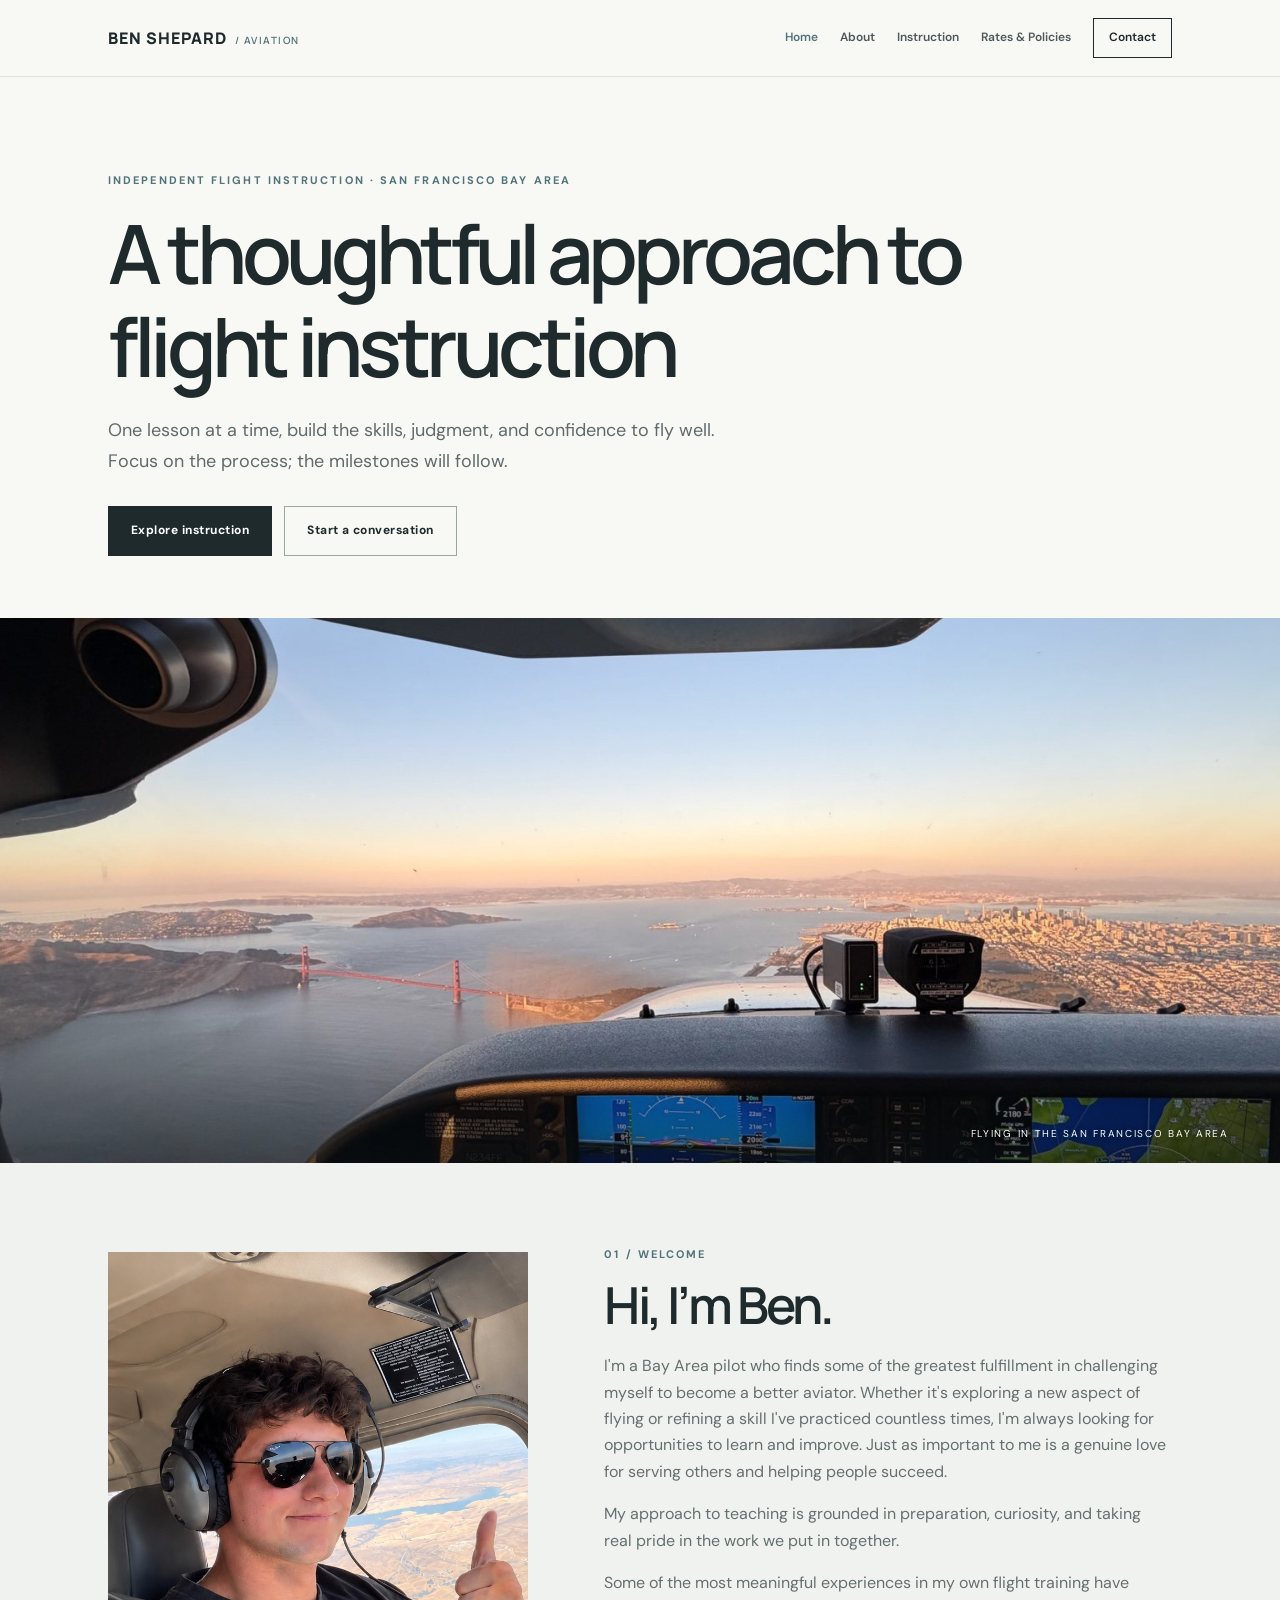
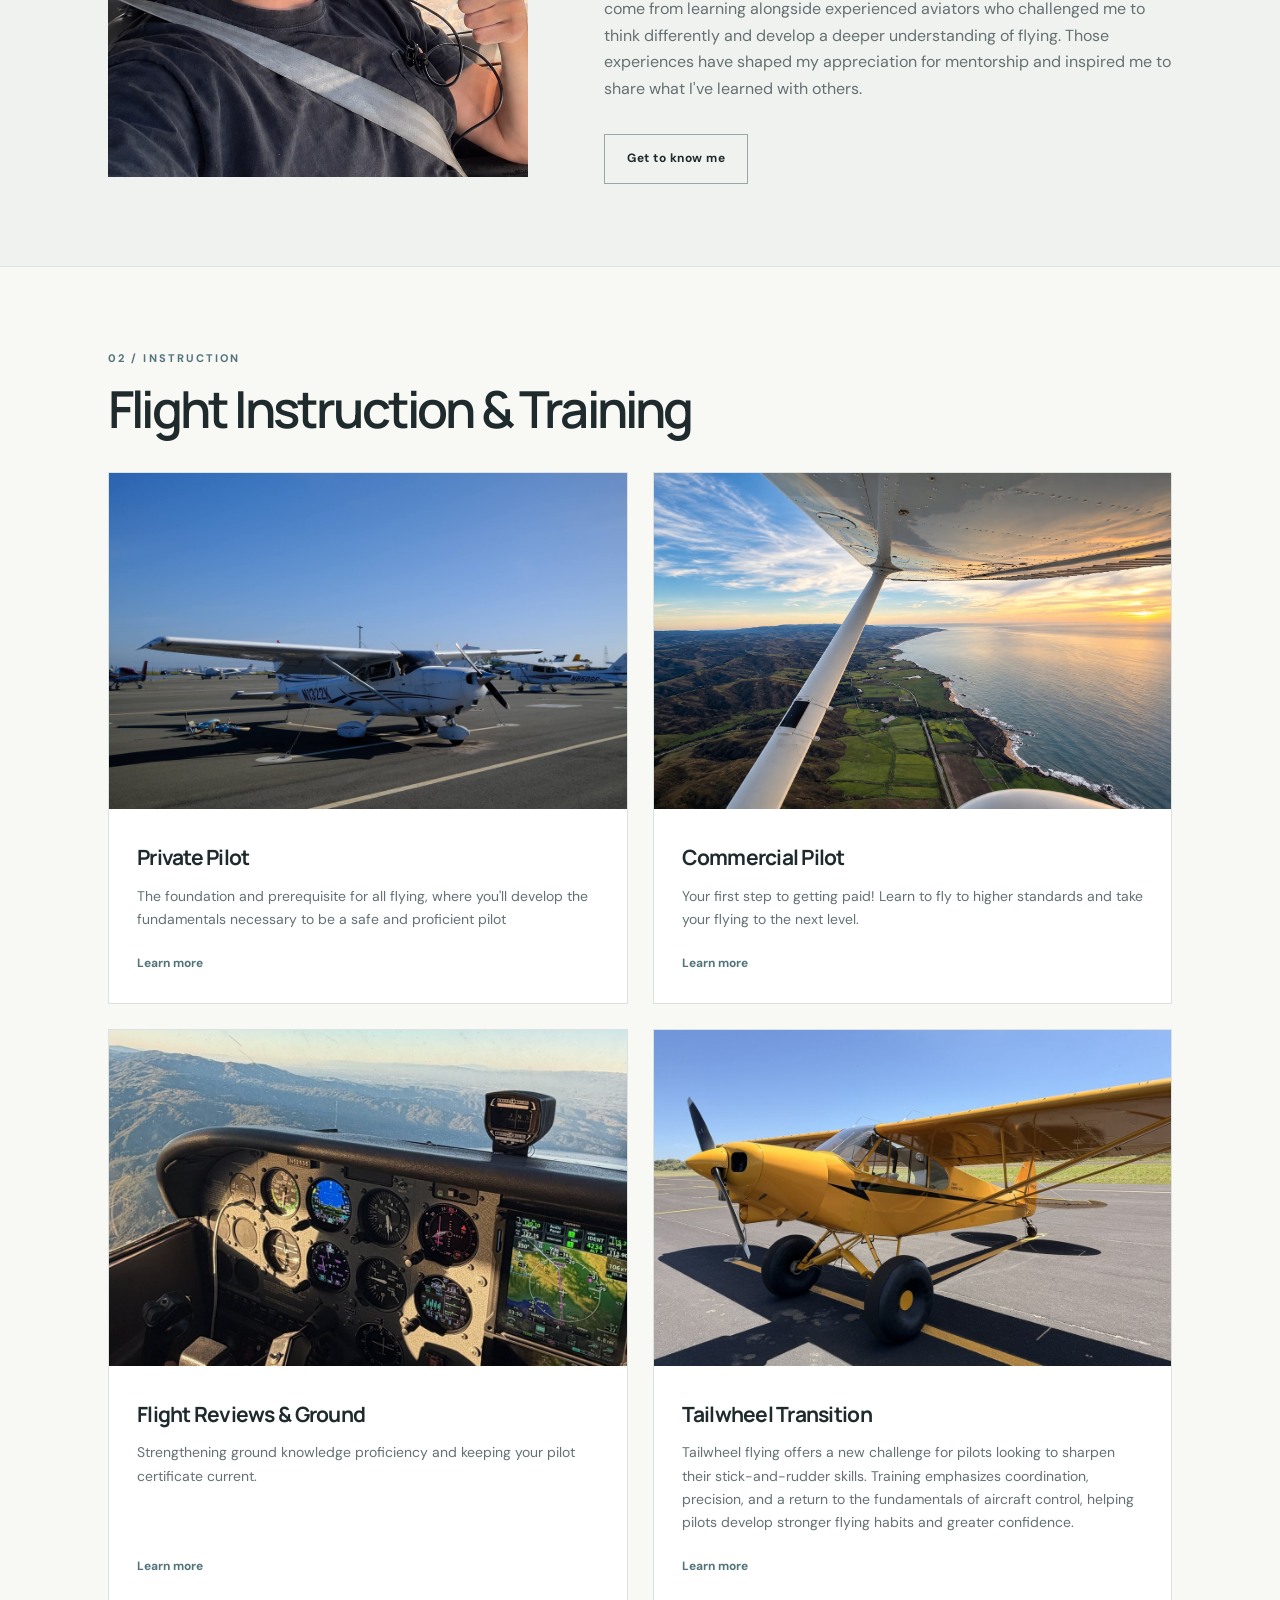
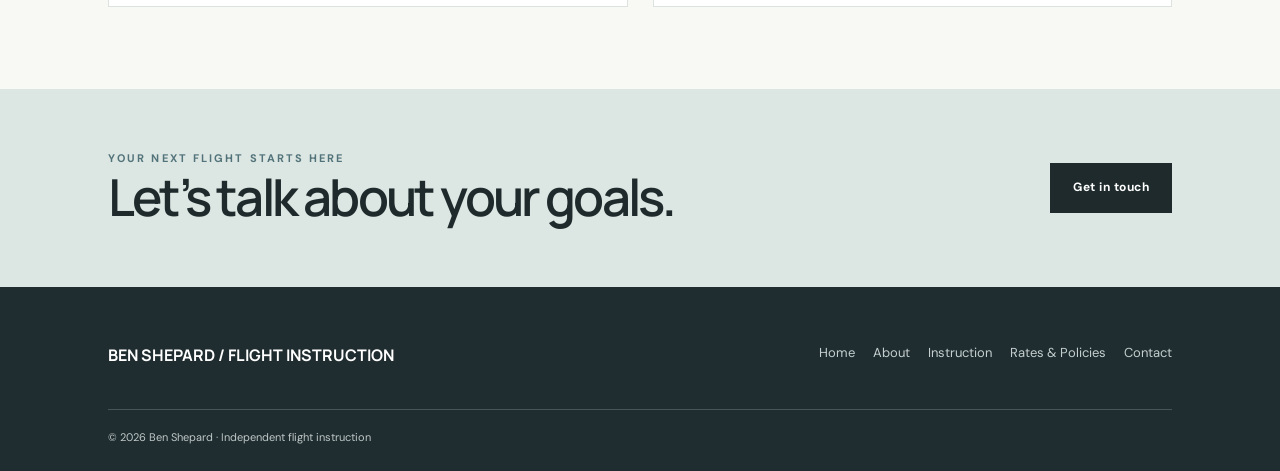
<file: index.html>
<!doctype html><html lang="en"><head><meta charset="utf-8"><meta name="viewport" content="width=device-width,initial-scale=1"><meta name="theme-color" content="#f8f8f5"><meta name="description" content="Independent flight and ground instruction with Ben Shepard in the Bay Area."><title>Home | Ben Shepard Flight Instruction</title><link rel="icon" href="favicon.svg" type="image/svg+xml"><link rel="stylesheet" href="styles.css?v=20261125-original-light"></head><body><header class="site-header"><div class="container head-inner"><a class="brand" href="index.html" aria-label="Ben Shepard Home">BEN SHEPARD<span>/ AVIATION</span></a><button type="button" class="menu-toggle" aria-label="Toggle navigation" aria-expanded="false">Menu ☰</button><nav class="nav" aria-label="Main navigation"><a href="index.html" class="active ">Home</a><a href="about.html" class=" ">About</a><a href="instruction.html" class=" ">Instruction</a><a href="rates.html" class=" ">Rates & Policies</a><a href="contact.html" class=" contact-pill">Contact</a></nav></div></header><main><section class="hero"><div class="container"><div class="eyebrow">Independent Flight Instruction · San Francisco Bay Area</div><h1>A thoughtful approach to<br>flight instruction</h1><p class="lede">One lesson at a time, build the skills, judgment, and confidence to fly well. Focus on the process; the milestones will follow.</p><div class="actions"><a class="btn" href="instruction.html">Explore instruction</a><a class="btn outline" href="contact.html">Start a conversation</a></div></div></section><div class="hero-visual"><img src="cockpit-golden-gate.jpg" alt="View from the cockpit of a light aircraft flying over the Golden Gate Bridge and San Francisco at sunset" onerror="this.style.display='none'"><span class="photo-credit">FLYING IN THE SAN FRANCISCO BAY AREA</span></div><section class="section home-introduction"><div class="container welcome-layout"><div class="welcome-portrait"><img src="ben-homepage-about.jpg" alt="Ben smiling in the cockpit of a light airplane, wearing an aviation headset and giving a thumbs-up" loading="lazy" width="800" height="1000" onerror="this.parentElement.style.display='none'"></div><div class="welcome-copy"><div class="eyebrow">01 / WELCOME</div><h2 class="section-title">Hi, I’m Ben.</h2><p class="intro">I'm a Bay Area pilot who finds some of the greatest fulfillment in challenging myself to become a better aviator. Whether it's exploring a new aspect of flying or refining a skill I've practiced countless times, I'm always looking for opportunities to learn and improve. Just as important to me is a genuine love for serving others and helping people succeed.</p><p class="intro">My approach to teaching is grounded in preparation, curiosity, and taking real pride in the work we put in together.</p><p class="intro">Some of the most meaningful experiences in my own flight training have come from learning alongside experienced aviators who challenged me to think differently and develop a deeper understanding of flying. Those experiences have shaped my appreciation for mentorship and inspired me to share what I've learned with others.</p><a class="btn outline" href="about.html">Get to know me</a></div></div></section><section class="section"><div class="container"><div class="eyebrow">02 / INSTRUCTION</div><h2 class="section-title">Flight Instruction &amp; Training</h2><div class="grid instruction-services-grid"><article class="service-card"><img class="training-service-photo" src="training-private.jpg" alt="White Cessna parked on the airport ramp" loading="lazy" onerror="this.style.display='none'"><div class="training-service-body"><h3>Private Pilot</h3><p>The foundation and prerequisite for all flying, where you'll develop the fundamentals necessary to be a safe and proficient pilot</p><a href="instruction.html">Learn more</a></div></article><article class="service-card"><img class="training-service-photo" src="training-commercial.jpg" alt="Aerial view looking down a long airport runway beside the water" loading="lazy" onerror="this.style.display='none'"><div class="training-service-body"><h3>Commercial Pilot</h3><p>Your first step to getting paid! Learn to fly to higher standards and take your flying to the next level.</p><a href="instruction.html">Learn more</a></div></article><article class="service-card"><img class="training-service-photo" src="training-reviews.jpg" alt="Instrument panel in flight over the hills" loading="lazy" onerror="this.style.display='none'"><div class="training-service-body"><h3>Flight Reviews & Ground</h3><p>Strengthening ground knowledge proficiency and keeping your pilot certificate current.</p><a href="instruction.html">Learn more</a></div></article><article class="service-card"><img class="training-service-photo" src="training-tailwheel.jpg" alt="Yellow Piper Super Cub tailwheel airplane parked on the ramp" loading="lazy" onerror="this.style.display='none'"><div class="training-service-body"><h3>Tailwheel Transition</h3><p>Tailwheel flying offers a new challenge for pilots looking to sharpen their stick-and-rudder skills. Training emphasizes coordination, precision, and a return to the fundamentals of aircraft control, helping pilots develop stronger flying habits and greater confidence.</p><a href="instruction.html#tailwheel-transition">Learn more</a></div></article></div></div></section><section class="cta"><div class="container cta-row"><div><div class="eyebrow">YOUR NEXT FLIGHT STARTS HERE</div><h2 class="section-title">Let’s talk about your goals.</h2></div><a class="btn" href="contact.html">Get in touch</a></div></section></main><footer class="footer"><div class="container"><div class="foot-top"><div><strong>BEN SHEPARD / FLIGHT INSTRUCTION</strong></div><nav class="foot-nav" aria-label="Footer navigation"><a href="index.html">Home</a><a href="about.html">About</a><a href="instruction.html">Instruction</a><a href="rates.html">Rates & Policies</a><a href="contact.html">Contact</a></nav></div><div class="foot-base">© 2026 Ben Shepard · Independent flight instruction</div></div></footer><script src="site.js" defer></script></body></html>
</file>
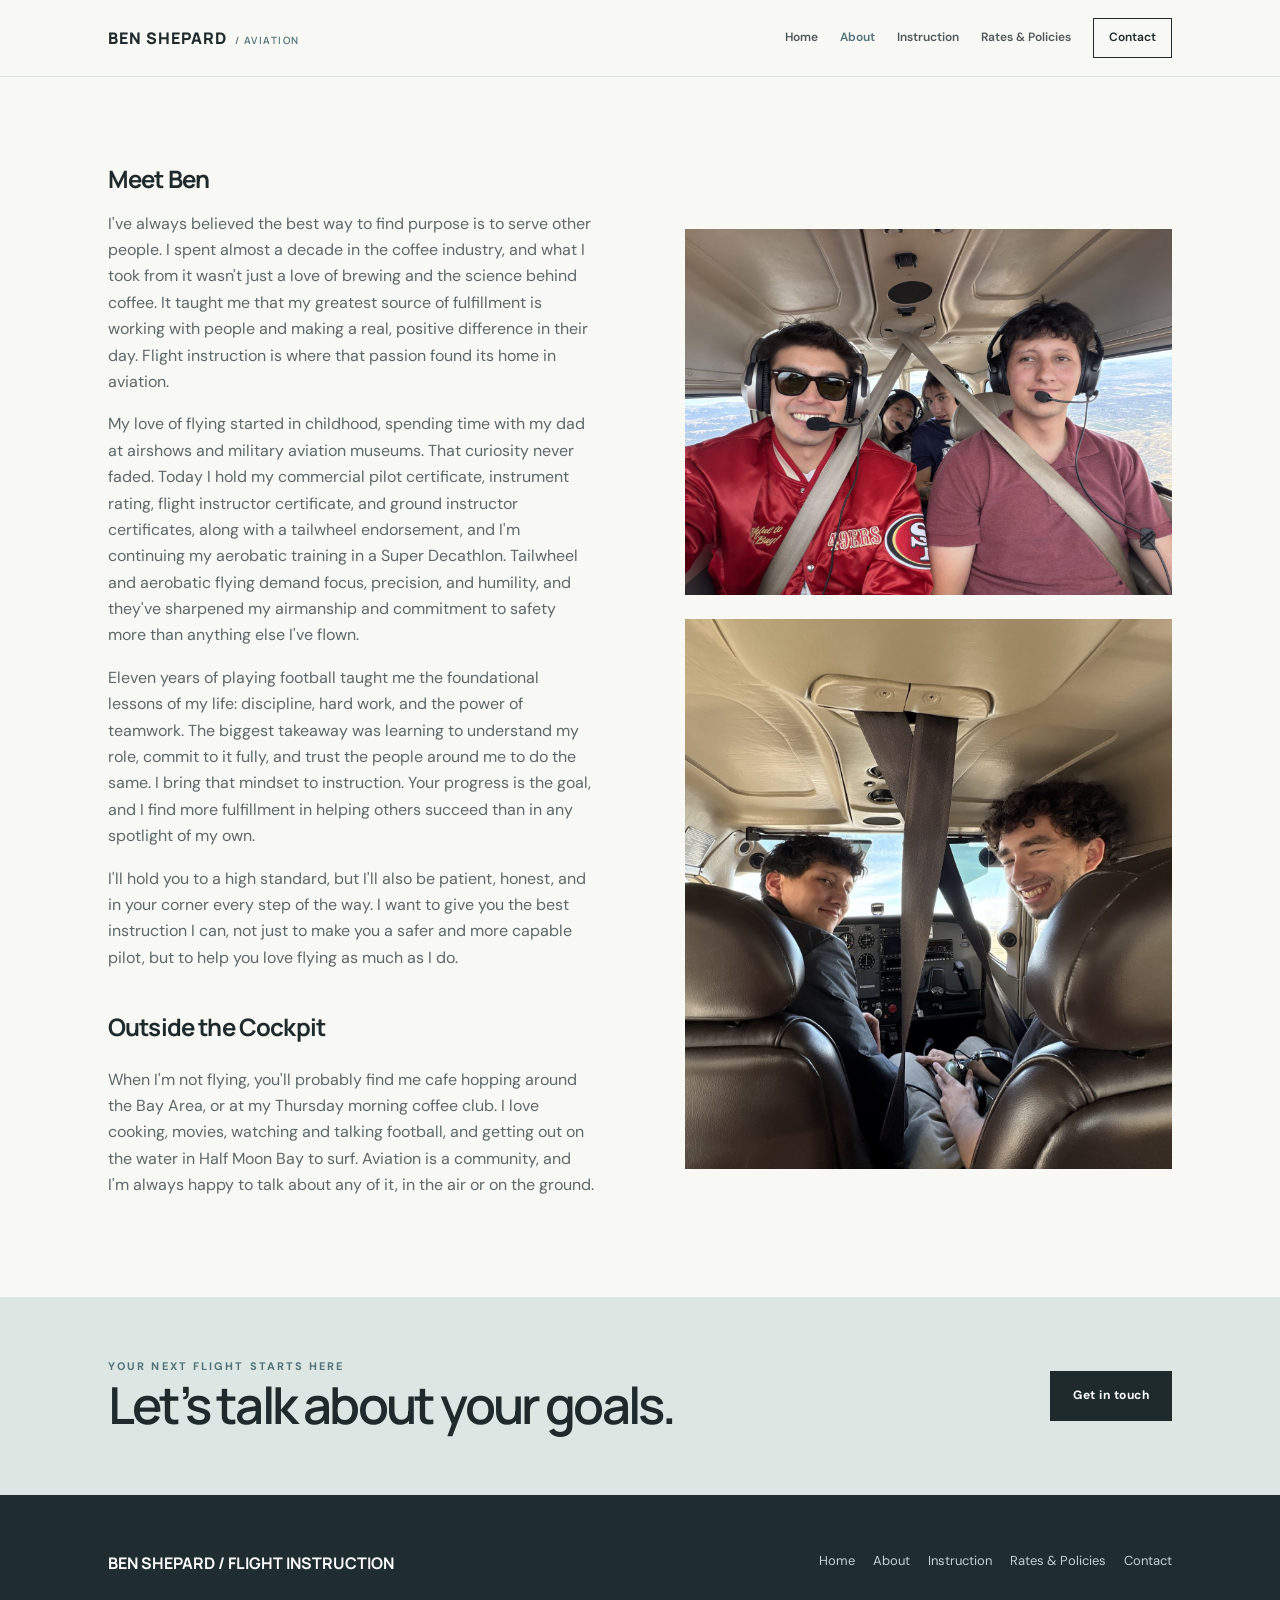
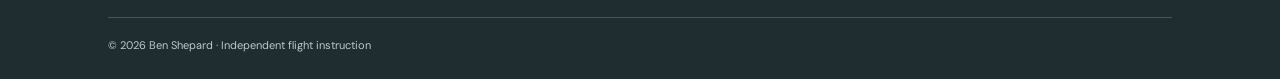
<file: about.html>
<!doctype html><html lang="en"><head><meta charset="utf-8"><meta name="viewport" content="width=device-width,initial-scale=1"><meta name="theme-color" content="#f8f8f5"><meta name="description" content="Meet Ben Shepard and learn about his approach to flight training."><title>About | Ben Shepard Flight Instruction</title><link rel="icon" href="favicon.svg" type="image/svg+xml"><link rel="stylesheet" href="styles.css?v=20261125-original-light"></head><body><header class="site-header"><div class="container head-inner"><a class="brand" href="index.html" aria-label="Ben Shepard Home">BEN SHEPARD<span>/ AVIATION</span></a><button type="button" class="menu-toggle" aria-label="Toggle navigation" aria-expanded="false">Menu ☰</button><nav class="nav" aria-label="Main navigation"><a href="index.html" class=" ">Home</a><a href="about.html" class="active ">About</a><a href="instruction.html" class=" ">Instruction</a><a href="rates.html" class=" ">Rates & Policies</a><a href="contact.html" class=" contact-pill">Contact</a></nav></div></header><main><section class="section"><div class="container"><h2 class="about-me-title">Meet Ben</h2><div class="split about-me-split"><div class="prose"><p>I've always believed the best way to find purpose is to serve other people. I spent almost a decade in the coffee industry, and what I took from it wasn't just a love of brewing and the science behind coffee. It taught me that my greatest source of fulfillment is working with people and making a real, positive difference in their day. Flight instruction is where that passion found its home in aviation.</p><p>My love of flying started in childhood, spending time with my dad at airshows and military aviation museums. That curiosity never faded. Today I hold my commercial pilot certificate, instrument rating, flight instructor certificate, and ground instructor certificates, along with a tailwheel endorsement, and I'm continuing my aerobatic training in a Super Decathlon. Tailwheel and aerobatic flying demand focus, precision, and humility, and they've sharpened my airmanship and commitment to safety more than anything else I've flown.</p><p>Eleven years of playing football taught me the foundational lessons of my life: discipline, hard work, and the power of teamwork. The biggest takeaway was learning to understand my role, commit to it fully, and trust the people around me to do the same. I bring that mindset to instruction. Your progress is the goal, and I find more fulfillment in helping others succeed than in any spotlight of my own.</p><p>I'll hold you to a high standard, but I'll also be patient, honest, and in your corner every step of the way. I want to give you the best instruction I can, not just to make you a safer and more capable pilot, but to help you love flying as much as I do.</p><h2>Outside the Cockpit</h2><p>When I'm not flying, you'll probably find me cafe hopping around the Bay Area, or at my Thursday morning coffee club. I love cooking, movies, watching and talking football, and getting out on the water in Half Moon Bay to surf. Aviation is a community, and I'm always happy to talk about any of it, in the air or on the ground.</p></div><div class="about-photo-and-background"><figure class="about-flight-photo"><img src="ben-about-friends.jpg" alt="Ben and friends wearing aviation headsets aboard a light airplane" width="1536" height="1152" loading="lazy" decoding="async" onerror="this.closest('figure').style.display='none'"></figure><figure class="about-flight-photo about-flight-photo-second"><img src="ben-about-cockpit-friends-updated.jpg" alt="Friends in the cockpit of a small airplane" width="1359" height="1536" loading="lazy" decoding="async"></figure></div></div></div></section><section class="cta"><div class="container cta-row"><div><div class="eyebrow">YOUR NEXT FLIGHT STARTS HERE</div><h2 class="section-title">Let’s talk about your goals.</h2></div><a class="btn" href="contact.html">Get in touch</a></div></section></main><footer class="footer"><div class="container"><div class="foot-top"><div><strong>BEN SHEPARD / FLIGHT INSTRUCTION</strong></div><nav class="foot-nav" aria-label="Footer navigation"><a href="index.html">Home</a><a href="about.html">About</a><a href="instruction.html">Instruction</a><a href="rates.html">Rates & Policies</a><a href="contact.html">Contact</a></nav></div><div class="foot-base">© 2026 Ben Shepard · Independent flight instruction</div></div></footer><script src="site.js" defer></script></body></html>
</file>
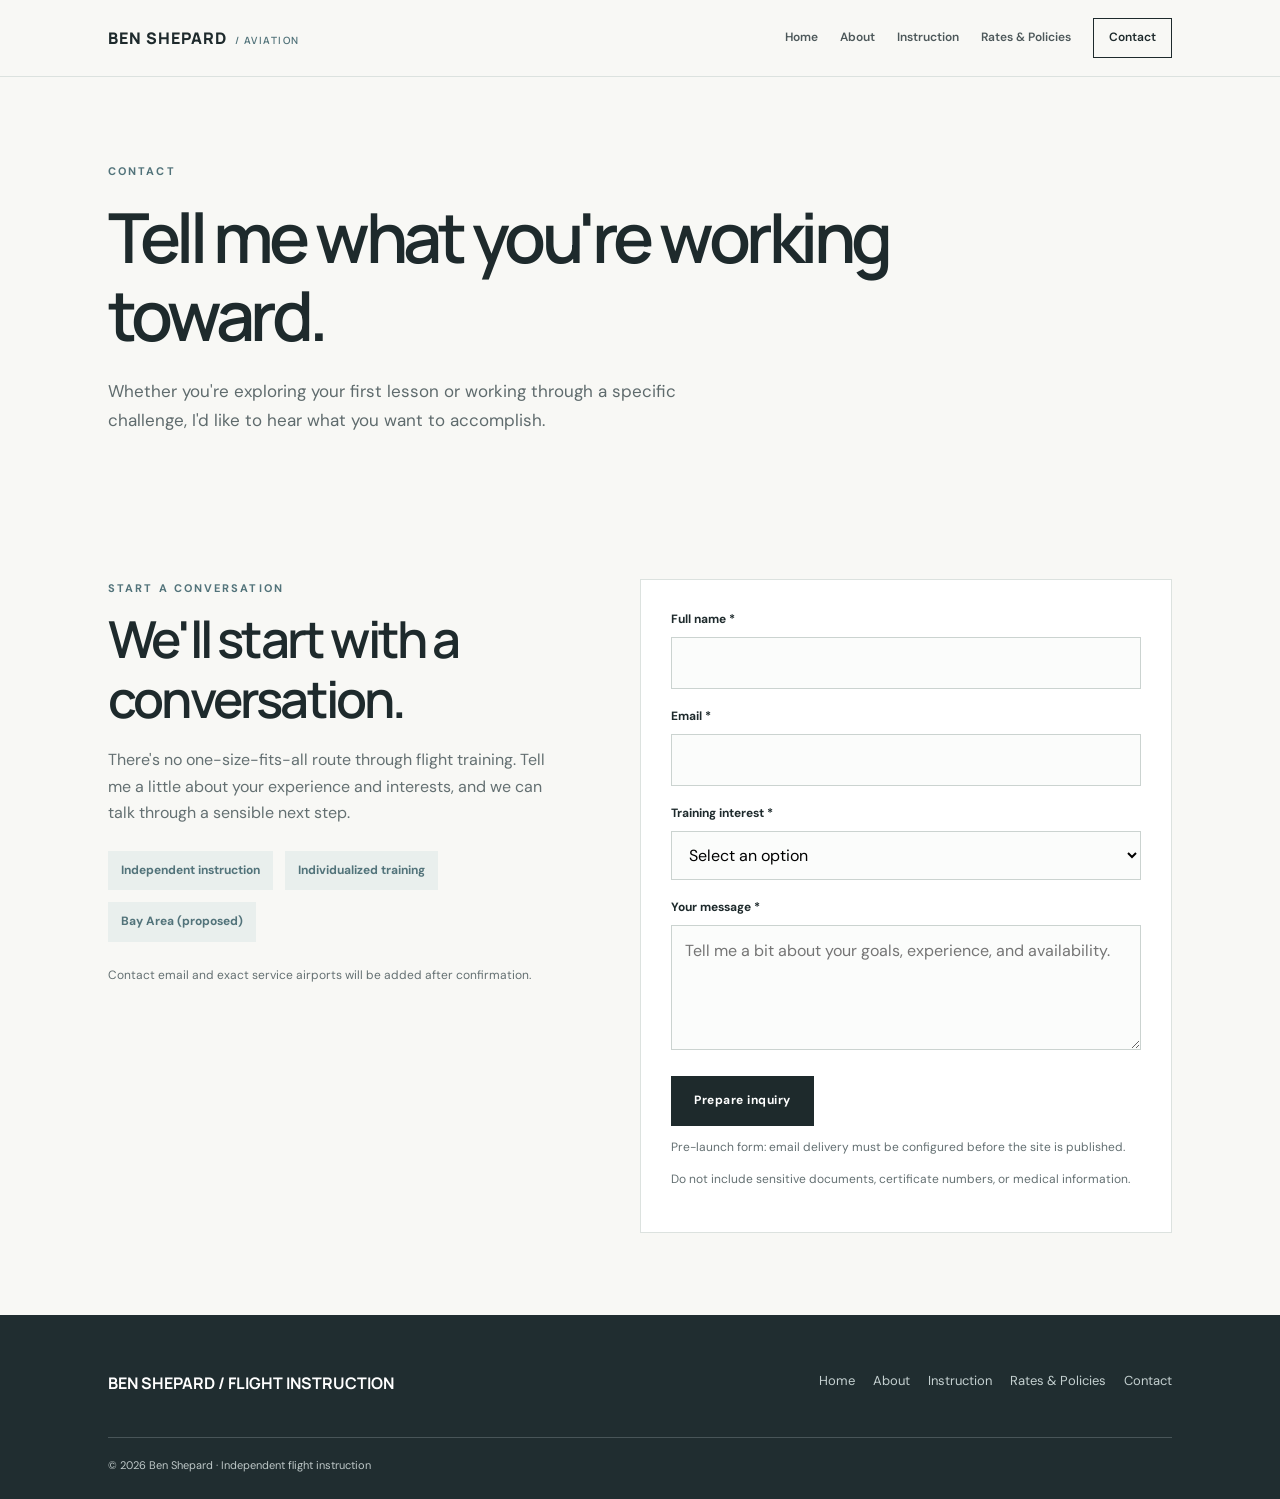
<file: contact.html>
<!doctype html><html lang="en"><head><meta charset="utf-8"><meta name="viewport" content="width=device-width,initial-scale=1"><meta name="theme-color" content="#f8f8f5"><meta name="description" content="Contact Ben Shepard about flight and ground instruction."><title>Contact | Ben Shepard Flight Instruction</title><link rel="icon" href="favicon.svg" type="image/svg+xml"><link rel="stylesheet" href="styles.css?v=20261125-original-light"></head><body><header class="site-header"><div class="container head-inner"><a class="brand" href="index.html" aria-label="Ben Shepard Home">BEN SHEPARD<span>/ AVIATION</span></a><button type="button" class="menu-toggle" aria-label="Toggle navigation" aria-expanded="false">Menu ☰</button><nav class="nav" aria-label="Main navigation"><a href="index.html" class=" ">Home</a><a href="about.html" class=" ">About</a><a href="instruction.html" class=" ">Instruction</a><a href="rates.html" class=" ">Rates & Policies</a><a href="contact.html" class="active contact-pill">Contact</a></nav></div></header><main><section class="page-heading"><div class="container"><div class="eyebrow">CONTACT</div><h1>Tell me what you're working toward.</h1><p class="lede">Whether you're exploring your first lesson or working through a specific challenge, I'd like to hear what you want to accomplish.</p></div></section><section class="section"><div class="container form-layout"><div><div class="eyebrow">START A CONVERSATION</div><h2 class="section-title">We'll start with a conversation.</h2><p class="intro">There's no one-size-fits-all route through flight training. Tell me a little about your experience and interests, and we can talk through a sensible next step.</p><div class="stat-strip"><span class="stat">Independent instruction</span><span class="stat">Individualized training</span><span class="stat">Bay Area (proposed)</span></div><p class="small">Contact email and exact service airports will be added after confirmation.</p></div><form class="contact-form" id="contact-form"><div class="field"><label for="name">Full name *</label><input id="name" name="name" required autocomplete="name" maxlength="100"></div><div class="field"><label for="email">Email *</label><input id="email" name="email" type="email" required autocomplete="email"></div><div class="field"><label for="interest">Training interest *</label><select id="interest" name="interest" required><option value="">Select an option</option><option>Private pilot</option><option>Commercial pilot</option><option>Flight review / proficiency</option><option>Ground instruction</option><option>Instrument ground training</option><option>Other</option></select></div><div class="field"><label for="message">Your message *</label><textarea id="message" name="message" required maxlength="3000" placeholder="Tell me a bit about your goals, experience, and availability."></textarea></div><button class="btn" type="submit">Prepare inquiry</button><p class="small" id="form-status" role="status">Pre-launch form: email delivery must be configured before the site is published.</p><p class="small">Do not include sensitive documents, certificate numbers, or medical information.</p></form></div></section></main><footer class="footer"><div class="container"><div class="foot-top"><div><strong>BEN SHEPARD / FLIGHT INSTRUCTION</strong></div><nav class="foot-nav" aria-label="Footer navigation"><a href="index.html">Home</a><a href="about.html">About</a><a href="instruction.html">Instruction</a><a href="rates.html">Rates & Policies</a><a href="contact.html">Contact</a></nav></div><div class="foot-base">© 2026 Ben Shepard · Independent flight instruction</div></div></footer><script src="site.js" defer></script></body></html>
</file>
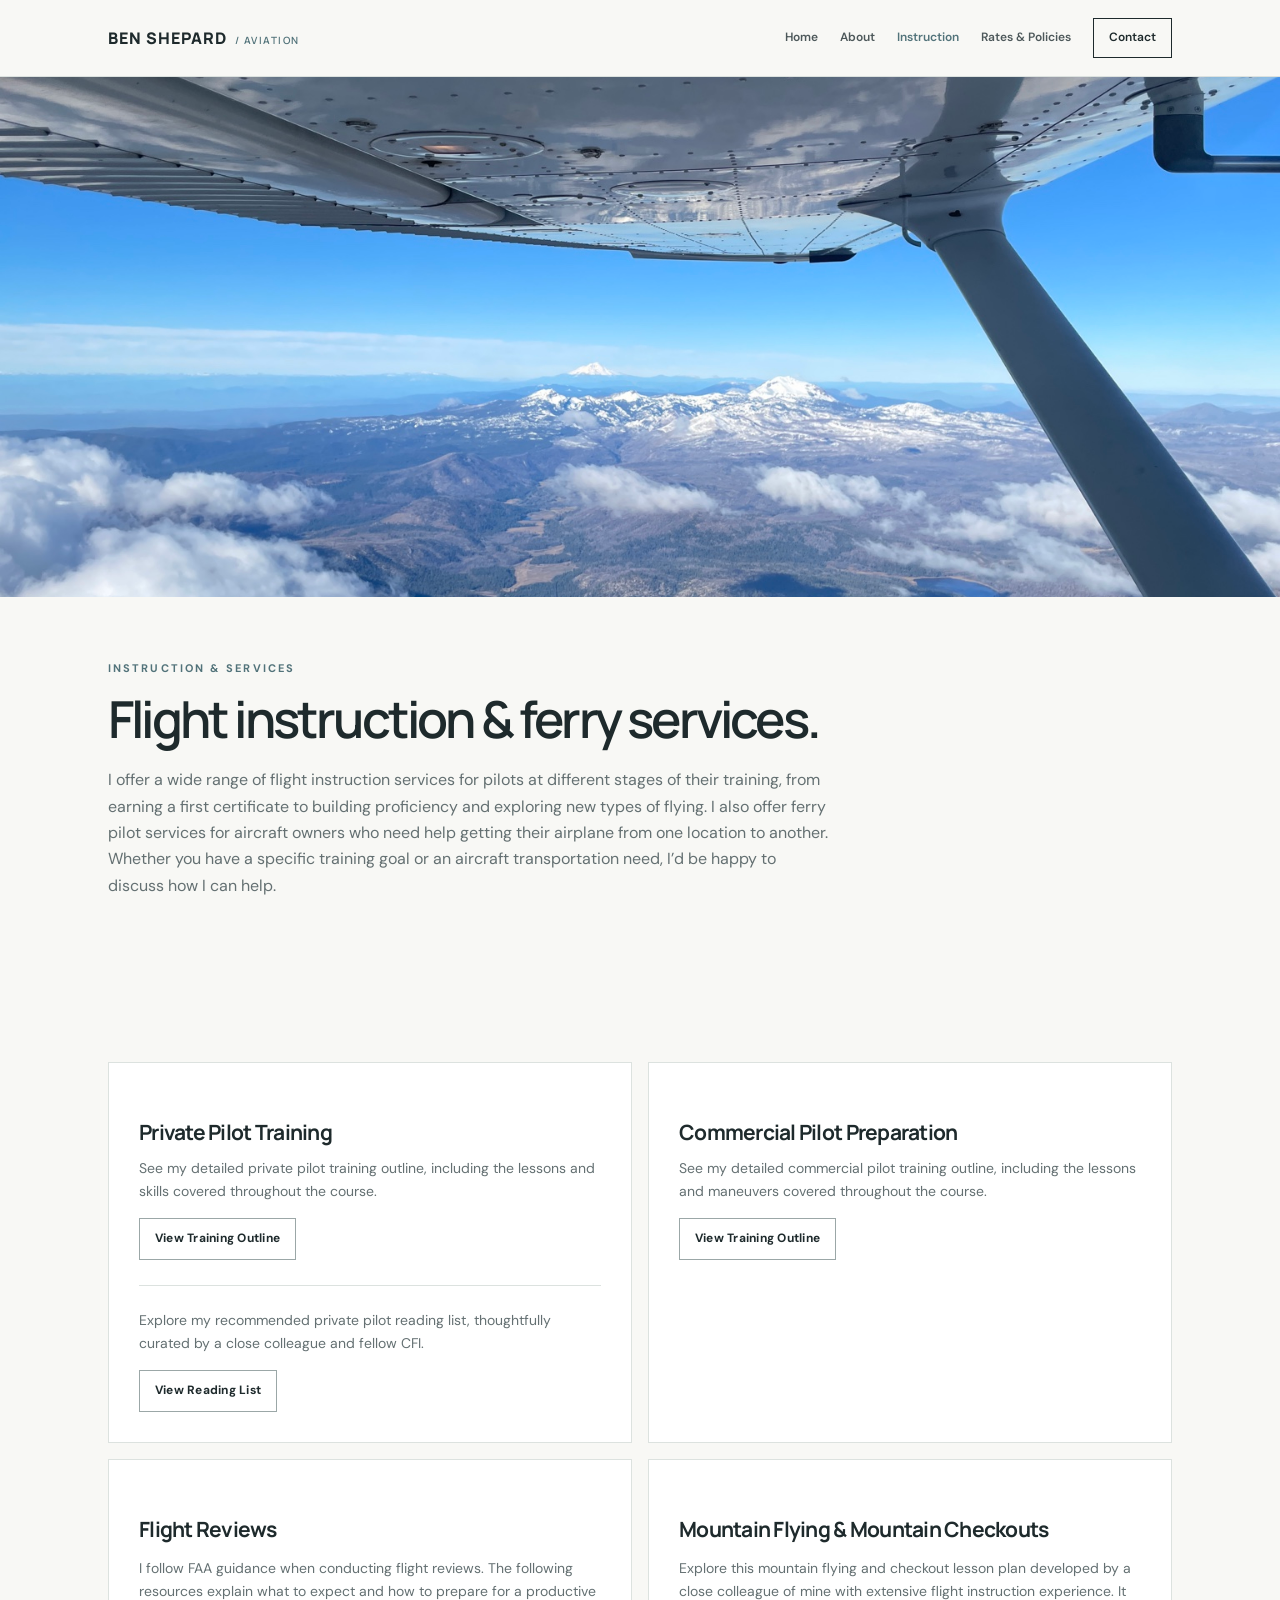
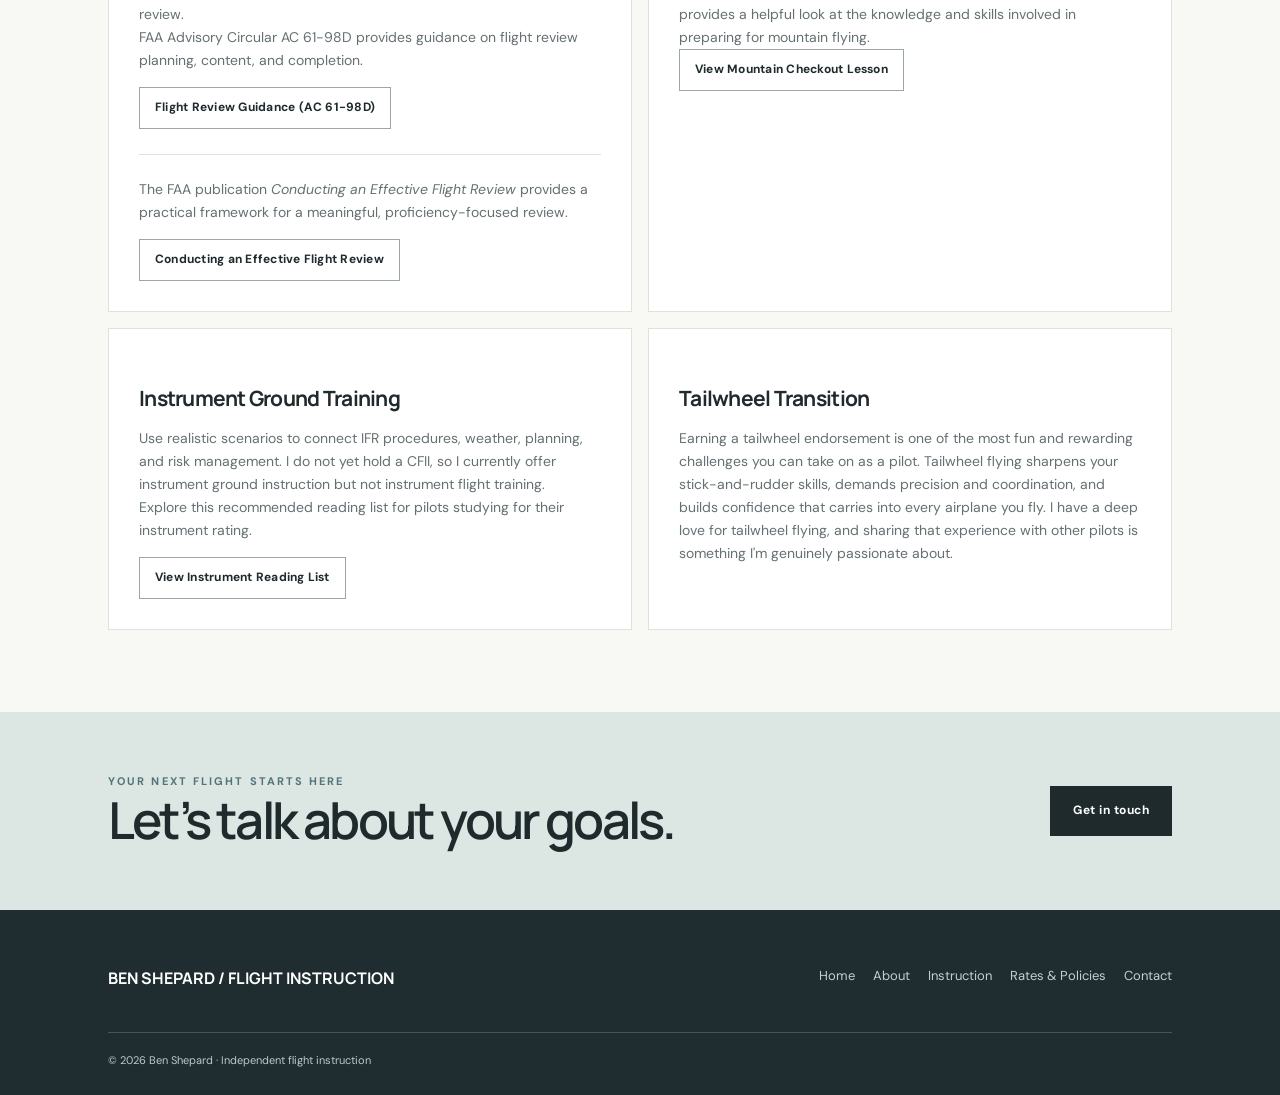
<file: instruction.html>
<!doctype html><html lang="en"><head><meta charset="utf-8"><meta name="viewport" content="width=device-width,initial-scale=1"><meta name="theme-color" content="#f8f8f5"><meta name="description" content="Private pilot, commercial pilot, flight reviews, and mountain flying instruction services."><title>Instruction | Ben Shepard Flight Instruction</title><link rel="icon" href="favicon.svg" type="image/svg+xml"><link rel="stylesheet" href="styles.css?v=20261125-original-light"></head><body><header class="site-header"><div class="container head-inner"><a class="brand" href="index.html" aria-label="Ben Shepard Home">BEN SHEPARD<span>/ AVIATION</span></a><button type="button" class="menu-toggle" aria-label="Toggle navigation" aria-expanded="false">Menu ☰</button><nav class="nav" aria-label="Main navigation"><a href="index.html" class=" ">Home</a><a href="about.html" class=" ">About</a><a href="instruction.html" class="active ">Instruction</a><a href="rates.html" class=" ">Rates & Policies</a><a href="contact.html" class=" contact-pill">Contact</a></nav></div></header><main><div class="instruction-header-photo"><img src="instruction-mountain-header.jpg" alt="View beneath a light airplane wing toward snow-covered mountains, forests, and clouds" width="1536" height="1152" fetchpriority="high" onerror="this.style.display='none'"></div><section class="section instruction-intro"><div class="container"><div class="eyebrow">INSTRUCTION &amp; SERVICES</div><h1 class="section-title">Flight instruction &amp; ferry services.</h1><p class="intro">I offer a wide range of flight instruction services for pilots at different stages of their training, from earning a first certificate to building proficiency and exploring new types of flying. I also offer ferry pilot services for aircraft owners who need help getting their airplane from one location to another. Whether you have a specific training goal or an aircraft transportation need, I’d be happy to discuss how I can help.</p></div></section><section class="section"><div class="container"><div class="grid two"><article class="content-card"><h3>Private Pilot Training</h3><div class="private-pilot-resource"><p>See my detailed private pilot training outline, including the lessons and skills covered throughout the course.</p><a class="instruction-resource-link" href="https://publish.obsidian.md/cfi-commonplace-book/Lesson+Plans/Private/~+PPL+Lesson+Plan+Outline" target="_blank" rel="noopener noreferrer">View Training Outline</a></div><div class="private-pilot-resource"><p>Explore my recommended private pilot reading list, thoughtfully curated by a close colleague and fellow CFI.</p><a class="instruction-resource-link" href="https://sites.google.com/coyotehillconsulting.com/cfiwes/library/reading-lists/private-pilot?authuser=0" target="_blank" rel="noopener noreferrer">View Reading List</a></div></article><article class="content-card"><h3>Commercial Pilot Preparation</h3><div class="private-pilot-resource"><p>See my detailed commercial pilot training outline, including the lessons and maneuvers covered throughout the course.</p><a class="instruction-resource-link" href="https://publish.obsidian.md/cfi-commonplace-book/Lesson+Plans/Commercial/~+CPL+Lesson+Plan+Outline" target="_blank" rel="noopener noreferrer">View Training Outline</a></div></article><article class="content-card"><h3>Flight Reviews</h3><p>I follow FAA guidance when conducting flight reviews. The following resources explain what to expect and how to prepare for a productive review.</p><div class="private-pilot-resource"><p>FAA Advisory Circular AC 61-98D provides guidance on flight review planning, content, and completion.</p><a class="instruction-resource-link" href="https://www.faa.gov/documentLibrary/media/Advisory_Circular/AC_61-98D.pdf" target="_blank" rel="noopener noreferrer">Flight Review Guidance (AC 61-98D)</a></div><div class="private-pilot-resource"><p>The FAA publication <em>Conducting an Effective Flight Review</em> provides a practical framework for a meaningful, proficiency-focused review.</p><a class="instruction-resource-link" href="https://www.faasafety.gov/files/gslac/library/documents/2006/Oct/6578/Conducting%20an%20Effective%20Flight%20Review%20Dec05.pdf" target="_blank" rel="noopener noreferrer">Conducting an Effective Flight Review</a></div></article><article class="content-card"><h3>Mountain Flying & Mountain Checkouts</h3><p>Explore this mountain flying and checkout lesson plan developed by a close colleague of mine with extensive flight instruction experience. It provides a helpful look at the knowledge and skills involved in preparing for mountain flying.</p><a class="instruction-resource-link" href="https://sites.google.com/coyotehillconsulting.com/cfiwes/lessons/mountain-checkout" target="_blank" rel="noopener noreferrer">View Mountain Checkout Lesson</a></article><article class="content-card"><h3>Instrument Ground Training</h3><p>Use realistic scenarios to connect IFR procedures, weather, planning, and risk management. I do not yet hold a CFII, so I currently offer instrument ground instruction but not instrument flight training.</p><div class="private-pilot-resource"><p>Explore this recommended reading list for pilots studying for their instrument rating.</p><a class="instruction-resource-link" href="https://sites.google.com/coyotehillconsulting.com/cfiwes/library/reading-lists/instrument-rating-reading-list?authuser=0" target="_blank" rel="noopener noreferrer">View Instrument Reading List</a></div></article><article class="content-card"><h3 id="tailwheel-transition">Tailwheel Transition</h3><p>Earning a tailwheel endorsement is one of the most fun and rewarding challenges you can take on as a pilot. Tailwheel flying sharpens your stick-and-rudder skills, demands precision and coordination, and builds confidence that carries into every airplane you fly. I have a deep love for tailwheel flying, and sharing that experience with other pilots is something I'm genuinely passionate about.</p></article></div></div></section><section class="cta"><div class="container cta-row"><div><div class="eyebrow">YOUR NEXT FLIGHT STARTS HERE</div><h2 class="section-title">Let’s talk about your goals.</h2></div><a class="btn" href="contact.html">Get in touch</a></div></section></main><footer class="footer"><div class="container"><div class="foot-top"><div><strong>BEN SHEPARD / FLIGHT INSTRUCTION</strong></div><nav class="foot-nav" aria-label="Footer navigation"><a href="index.html">Home</a><a href="about.html">About</a><a href="instruction.html">Instruction</a><a href="rates.html">Rates & Policies</a><a href="contact.html">Contact</a></nav></div><div class="foot-base">© 2026 Ben Shepard · Independent flight instruction</div></div></footer><script src="site.js" defer></script></body></html>
</file>
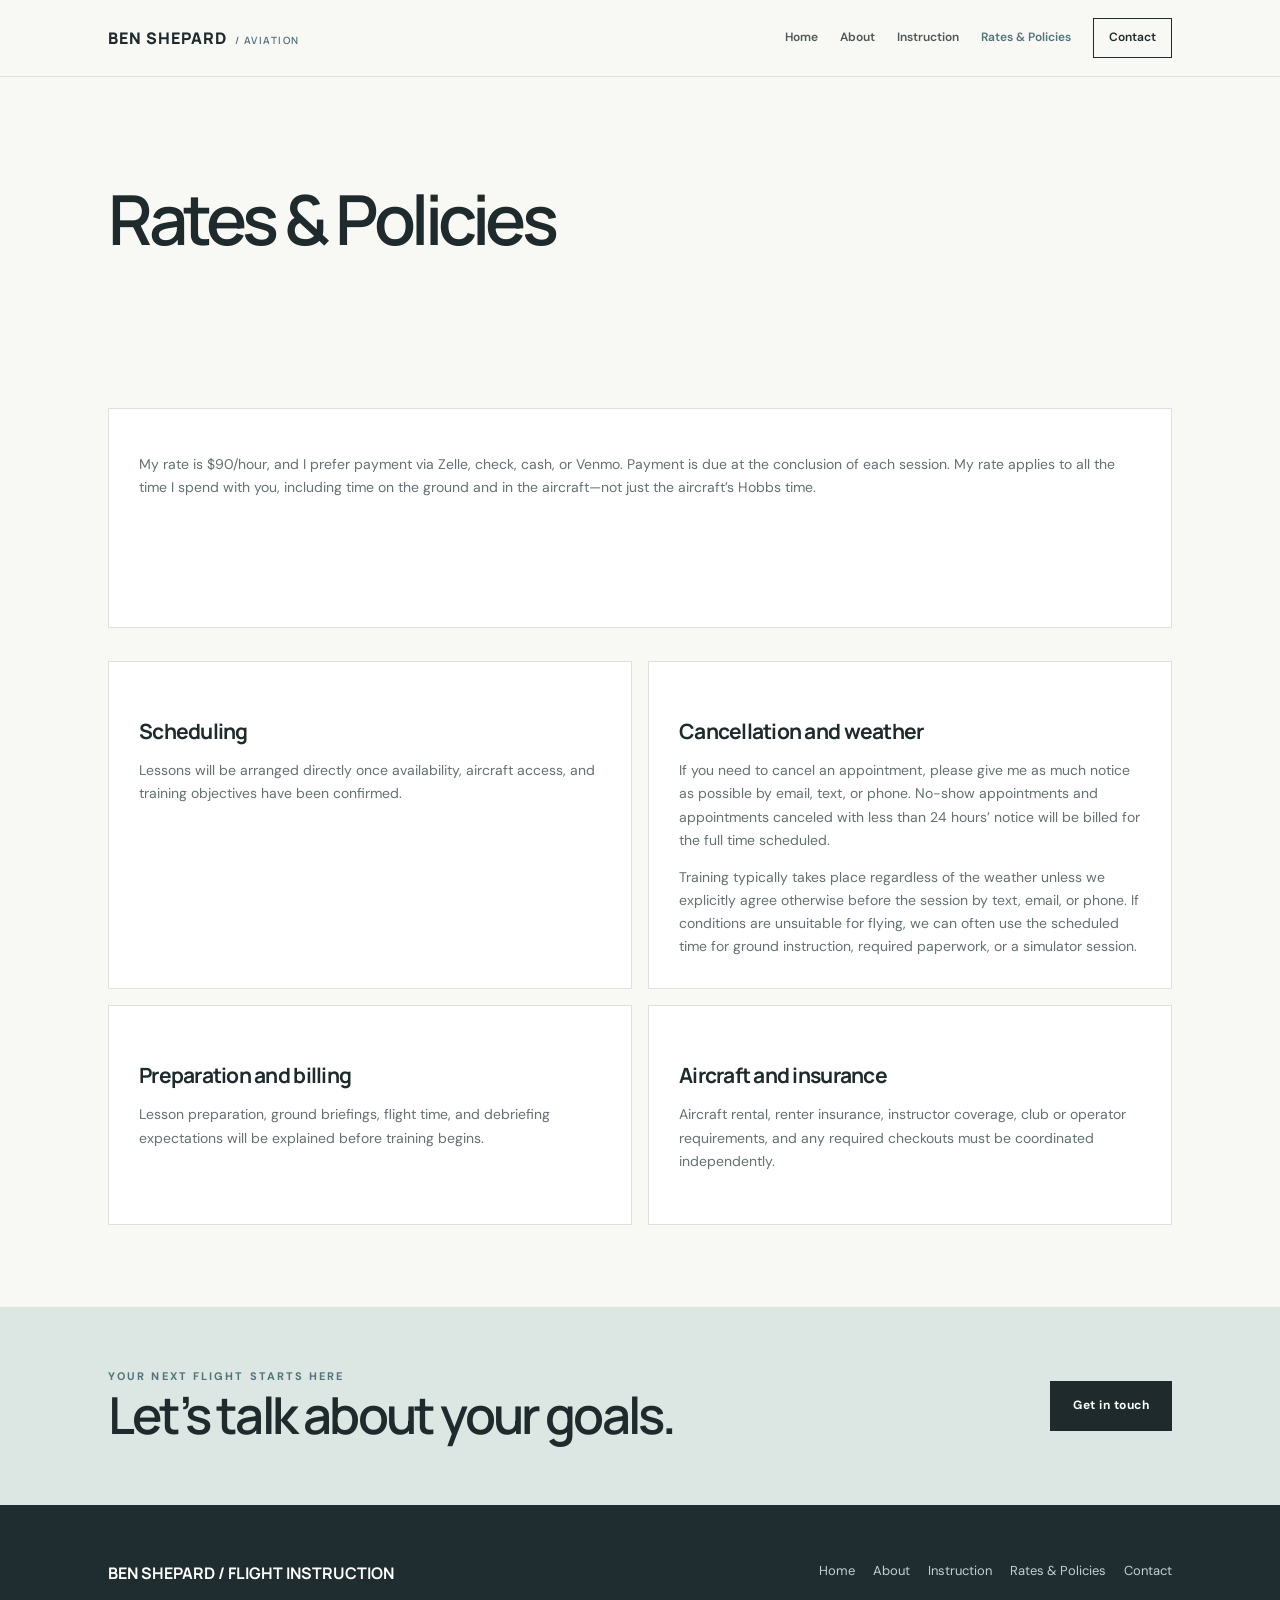
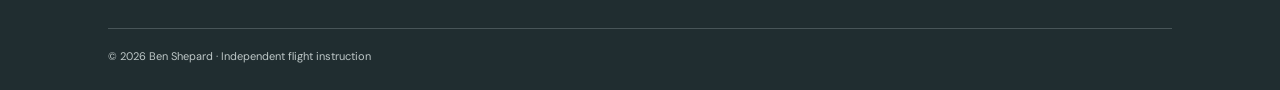
<file: rates.html>
<!doctype html><html lang="en"><head><meta charset="utf-8"><meta name="viewport" content="width=device-width,initial-scale=1"><meta name="theme-color" content="#f8f8f5"><meta name="description" content="Flight instruction rates, scheduling policies and training expectations."><title>Rates & Policies | Ben Shepard Flight Instruction</title><link rel="icon" href="favicon.svg" type="image/svg+xml"><link rel="stylesheet" href="styles.css?v=20261125-original-light"></head><body><header class="site-header"><div class="container head-inner"><a class="brand" href="index.html" aria-label="Ben Shepard Home">BEN SHEPARD<span>/ AVIATION</span></a><button type="button" class="menu-toggle" aria-label="Toggle navigation" aria-expanded="false">Menu ☰</button><nav class="nav" aria-label="Main navigation"><a href="index.html" class=" ">Home</a><a href="about.html" class=" ">About</a><a href="instruction.html" class=" ">Instruction</a><a href="rates.html" class="active ">Rates & Policies</a><a href="contact.html" class=" contact-pill">Contact</a></nav></div></header><main><section class="page-heading"><div class="container"><h1>Rates &amp; Policies</h1></div></section><section class="section"><div class="container"><div class="content-card"><p>My rate is $90/hour, and I prefer payment via Zelle, check, cash, or Venmo. Payment is due at the conclusion of each session. My rate applies to all the time I spend with you, including time on the ground and in the aircraft—not just the aircraft’s Hobbs time.</p></div><div class="grid two"><article class="content-card"><h3>Scheduling</h3><p>Lessons will be arranged directly once availability, aircraft access, and training objectives have been confirmed.</p></article><article class="content-card"><h3>Cancellation and weather</h3><p>If you need to cancel an appointment, please give me as much notice as possible by email, text, or phone. No-show appointments and appointments canceled with less than 24 hours’ notice will be billed for the full time scheduled.</p><p>Training typically takes place regardless of the weather unless we explicitly agree otherwise before the session by text, email, or phone. If conditions are unsuitable for flying, we can often use the scheduled time for ground instruction, required paperwork, or a simulator session.</p></article><article class="content-card"><h3>Preparation and billing</h3><p>Lesson preparation, ground briefings, flight time, and debriefing expectations will be explained before training begins.</p></article><article class="content-card"><h3>Aircraft and insurance</h3><p>Aircraft rental, renter insurance, instructor coverage, club or operator requirements, and any required checkouts must be coordinated independently.</p></article></div></div></section><section class="cta"><div class="container cta-row"><div><div class="eyebrow">YOUR NEXT FLIGHT STARTS HERE</div><h2 class="section-title">Let’s talk about your goals.</h2></div><a class="btn" href="contact.html">Get in touch</a></div></section></main><footer class="footer"><div class="container"><div class="foot-top"><div><strong>BEN SHEPARD / FLIGHT INSTRUCTION</strong></div><nav class="foot-nav" aria-label="Footer navigation"><a href="index.html">Home</a><a href="about.html">About</a><a href="instruction.html">Instruction</a><a href="rates.html">Rates & Policies</a><a href="contact.html">Contact</a></nav></div><div class="foot-base">© 2026 Ben Shepard · Independent flight instruction</div></div></footer><script src="site.js" defer></script></body></html>
</file>
<file: styles.css>
@import url('https://fonts.googleapis.com/css2?family=DM+Sans:wght@400;500;600;700&family=Manrope:wght@400;500;600;700;800&display=swap');
:root{--bg:#f8f8f5;--paper:#fff;--ink:#1e2a2c;--muted:#647072;--accent:#52737a;--line:#dce2df;--sand:#e9e3d9;--max:1120px}*{box-sizing:border-box}html{scroll-behavior:smooth}body{margin:0;background:var(--bg);color:var(--ink);font-family:'DM Sans',sans-serif;line-height:1.65}a{color:inherit;text-decoration:none}button,input,textarea,select{font:inherit}a:focus-visible,button:focus-visible,input:focus-visible,textarea:focus-visible{outline:3px solid #7eafb7;outline-offset:3px}img{max-width:100%}.container{max-width:var(--max);margin:auto;padding:0 28px}.site-header{background:rgba(248,248,245,.96);border-bottom:1px solid var(--line);position:sticky;top:0;z-index:10;backdrop-filter:blur(15px)}.head-inner{min-height:76px;display:flex;align-items:center;justify-content:space-between;gap:20px}.brand{font-family:Manrope,sans-serif;font-weight:800;letter-spacing:.06em;font-size:16px}.brand span{color:var(--accent);font-weight:600;font-size:10px;margin-left:8px;letter-spacing:.15em}.nav{display:flex;gap:22px;align-items:center}.nav a{font-size:12px;color:#4d585a;font-weight:600}.nav a.active,.nav a:hover{color:var(--accent)}.nav a.contact-pill{border:1px solid var(--ink);padding:9px 15px;color:var(--ink)}.menu-toggle{display:none;border:1px solid var(--line);background:transparent;border-radius:4px;padding:7px 12px}.eyebrow{color:var(--accent);font-size:11px;font-weight:700;letter-spacing:.19em;text-transform:uppercase}.hero{padding:108px 0 85px}.hero h1,.page-heading h1{font-family:Manrope,sans-serif;font-size:clamp(44px,6.4vw,83px);font-weight:600;line-height:1.13;letter-spacing:-.065em;max-width:900px;margin:18px 0 23px}.lede{color:#5f6b6d;max-width:610px;font-size:18px;line-height:1.7}.actions{display:flex;flex-wrap:wrap;gap:12px;margin-top:30px}.btn{display:inline-flex;justify-content:center;align-items:center;gap:12px;background:var(--ink);color:white;padding:14px 22px;font-size:12px;font-weight:700;letter-spacing:.04em;border:1px solid var(--ink);cursor:pointer}.btn:hover{background:var(--accent);border-color:var(--accent)}.btn.outline{background:transparent;color:var(--ink);border-color:#9ba7a7}.btn.outline:hover{background:var(--sand)}.hero-visual{height:390px;overflow:hidden;background:#ccd4d1;position:relative}.hero-visual svg{height:100%;width:100%;display:block}.hero-visual .photo-credit{position:absolute;right:20px;bottom:13px;color:#fff;letter-spacing:.1em;font-size:10px}.section{padding:82px 0}.section.alt{background:#f0f2ef}.section-title{font-family:Manrope,sans-serif;font-weight:600;letter-spacing:-.055em;font-size:clamp(31px,4vw,51px);line-height:1.18;margin:12px 0 18px}.intro{max-width:720px;color:var(--muted);font-size:16px}.grid{display:grid;grid-template-columns:repeat(3,minmax(0,1fr));gap:16px;margin-top:33px}.grid.two{grid-template-columns:repeat(2,minmax(0,1fr))}.service-card,.content-card{background:var(--paper);border:1px solid var(--line);padding:30px;min-height:220px}.service-card .num{color:var(--accent);font-size:12px;letter-spacing:.12em}.service-card h3,.content-card h3{font-family:Manrope,sans-serif;font-size:21px;line-height:1.35;letter-spacing:-.035em;margin:25px 0 10px}.service-card p,.content-card p{color:var(--muted);font-size:14px;margin-bottom:0}.service-card a{display:inline-block;color:var(--accent);font-weight:700;font-size:12px;margin-top:15px}.split{display:grid;grid-template-columns:1fr 1fr;gap:90px;align-items:start}.quote{border-left:2px solid var(--accent);padding-left:28px;font-size:23px;font-family:Manrope;letter-spacing:-.03em;line-height:1.5}.page-heading{padding:85px 0 45px}.page-heading h1{font-size:clamp(43px,5.5vw,69px)}.page-heading .lede{font-size:17px}.prose{max-width:780px}.prose h2{font-family:Manrope;letter-spacing:-.035em;margin-top:36px}.prose p,.prose li{color:#5c686a}.bullets li{margin:10px 0}.stat-strip{display:flex;flex-wrap:wrap;gap:12px;margin:24px 0}.stat{font-size:12px;font-weight:700;background:#e9efed;color:var(--accent);padding:10px 13px}.table-wrap{overflow:auto}.rate-table{width:100%;border-collapse:collapse;text-align:left}.rate-table th,.rate-table td{padding:17px;border-bottom:1px solid var(--line)}.rate-table th{font-size:12px;text-transform:uppercase;letter-spacing:.09em}.notice{padding:20px 23px;background:#e8eeeb;border-left:3px solid var(--accent);color:#435456;margin:25px 0}.resource-tools{display:flex;gap:12px;flex-wrap:wrap;margin:28px 0}.resource-tools input,.resource-tools select{padding:13px 15px;border:1px solid #c6cfcb;background:white;color:var(--ink);min-height:48px}.resource-tools input{flex:1;min-width:230px}.resource-tools select{min-width:185px}.resource-grid{display:grid;grid-template-columns:repeat(2,1fr);gap:14px}.resource{background:white;border:1px solid var(--line);padding:23px}.resource small{font-size:10px;font-weight:700;letter-spacing:.12em;text-transform:uppercase;color:var(--accent)}.resource h3{margin:7px 0;font-size:17px;letter-spacing:-.02em}.resource p{font-size:13px;color:var(--muted)}.resource a{font-size:12px;color:var(--accent);font-weight:700}.resource[hidden]{display:none}.faq-item{border-bottom:1px solid var(--line)}.faq-item summary{cursor:pointer;padding:21px 0;font-size:17px;font-weight:600;list-style:none;display:flex;justify-content:space-between;gap:15px}.faq-item summary::-webkit-details-marker{display:none}.faq-item summary:after{content:'+';color:var(--accent);font-size:22px}.faq-item[open] summary:after{content:'−'}.faq-item p{color:var(--muted);max-width:780px;margin:0 0 25px}.form-layout{display:grid;grid-template-columns:1fr 1.15fr;gap:70px}.contact-form{background:white;border:1px solid var(--line);padding:30px}.field{margin-bottom:18px}.field label{display:block;font-size:12px;font-weight:700;margin-bottom:7px}.field input,.field select,.field textarea{background:#fbfcfb;width:100%;border:1px solid #cbd3d0;border-radius:0;padding:12px 13px}.field textarea{min-height:125px;resize:vertical}.small{font-size:12px;color:var(--muted)}.footer{background:#202d30;color:white;padding:55px 0 25px}.foot-top{display:flex;align-items:start;justify-content:space-between;gap:25px;padding-bottom:40px}.footer p,.footer a{color:#c4d0d0;font-size:13px}.foot-nav{display:flex;flex-wrap:wrap;gap:18px}.foot-base{border-top:1px solid #485558;padding-top:18px;color:#bec8c8;font-size:11px}.cta{background:#dce6e2;padding:60px 0}.cta-row{display:flex;align-items:center;justify-content:space-between;gap:28px}.cta .section-title{margin:0}.footer strong{font-family:Manrope}.divider{height:1px;background:var(--line);margin:28px 0}@media(max-width:900px){.nav{gap:12px}.nav a{font-size:11px}.split,.form-layout{gap:30px}.hero{padding:75px 0}}@media(max-width:720px){.container{padding:0 20px}.head-inner{min-height:67px}.menu-toggle{display:block}.nav{display:none;position:absolute;left:0;right:0;top:67px;background:var(--bg);padding:20px;border-bottom:1px solid var(--line);flex-direction:column;align-items:stretch;gap:0}.nav.open{display:flex}.nav a{padding:12px 0;font-size:14px}.hero{padding:58px 0}.hero h1{font-size:45px}.hero-visual{height:250px}.section{padding:56px 0}.grid,.grid.two,.resource-grid,.split,.form-layout{grid-template-columns:1fr}.service-card{min-height:auto}.page-heading{padding:56px 0 25px}.page-heading h1{font-size:44px}.cta-row,.foot-top{flex-direction:column;align-items:start}.quote{font-size:20px}.brand{font-size:13px}}

/* Homepage editorial photograph: retains the original illustration as fallback until photo is uploaded. */
.hero{padding:94px 0 62px}
.hero h1{max-width:920px}
.hero-visual{height:auto;aspect-ratio:2.35/1;background:#45565a url("hero.svg") center/cover no-repeat;isolation:isolate}
.hero-visual img{display:block;width:100%;height:100%;position:absolute;inset:0;object-fit:cover;object-position:center 51%}
.hero-visual::after{content:"";position:absolute;inset:0;pointer-events:none;background:linear-gradient(to top,rgba(15,24,28,.46),transparent 27%)}
.hero-visual .photo-credit{z-index:1;right:clamp(20px,4vw,65px);bottom:20px;font-size:10px;letter-spacing:.17em;text-shadow:0 1px 6px rgba(0,0,0,.35)}
@media(max-width:720px){.hero{padding:60px 0 45px}.hero-visual{aspect-ratio:4/3}.hero-visual img{object-position:45% center}.hero-visual .photo-credit{right:18px;bottom:13px;font-size:9px}}

/* Home welcome: compact editorial introduction between hero and offerings */
.home-introduction{background:#f0f2ef;border-bottom:1px solid var(--line)}
.home-introduction .split{grid-template-columns:minmax(0,1.4fr) minmax(250px,.8fr);gap:clamp(38px,7vw,105px);align-items:center}
.home-introduction .intro{max-width:640px}
.home-introduction .btn{margin-top:16px}
.intro-aside{border-left:2px solid var(--accent);padding:8px 0 8px 28px}
.intro-aside-lead{font-family:Manrope,sans-serif;font-size:clamp(23px,2.7vw,34px);font-weight:600;line-height:1.25;letter-spacing:-.045em;margin:15px 0}
.intro-aside p:not(.intro-aside-lead){font-size:15px;color:var(--muted);margin-bottom:0}
@media(max-width:720px){.home-introduction .split{grid-template-columns:1fr;gap:38px}.intro-aside{padding-left:20px}}

/* Portrait-led homepage welcome section */
.home-introduction .welcome-layout{display:grid;grid-template-columns:minmax(0,.85fr) minmax(0,1.15fr);gap:clamp(32px,6vw,90px);align-items:center}
.welcome-portrait{aspect-ratio:4/5;overflow:hidden;background:#d3d8d5}
.welcome-portrait img{width:100%;height:100%;display:block;object-fit:cover;object-position:center 40%}
.welcome-copy .intro{max-width:610px}
.welcome-philosophy{border-left:2px solid var(--accent);padding:1px 0 1px 23px;margin:28px 0 28px}
.welcome-philosophy .intro-aside-lead{font-size:clamp(22px,2.1vw,29px);margin:10px 0}
.welcome-philosophy p:last-child{font-size:14px;color:var(--muted);margin:0}
@media(max-width:720px){.home-introduction .welcome-layout{grid-template-columns:1fr;gap:30px}.welcome-portrait{max-width:400px;width:100%}}

/* Balanced four-service homepage grid */
.instruction-services-grid{grid-template-columns:repeat(2,minmax(0,1fr))}
.instruction-services-grid .service-card{min-height:250px;display:flex;flex-direction:column}
.instruction-services-grid .service-card h3{margin-top:18px}
.instruction-services-grid .service-card a{margin-top:auto;padding-top:16px}
.service-availability{margin-top:18px}
@media(max-width:720px){.instruction-services-grid{grid-template-columns:1fr}.instruction-services-grid .service-card{min-height:0}}

/* Editorial image-led instructional cards */
.instruction-services-grid{grid-template-columns:repeat(2,minmax(0,1fr));gap:25px}
.instruction-services-grid .service-card{padding:0;display:flex;flex-direction:column;min-height:0;background:var(--paper);overflow:hidden}
.instruction-services-grid .training-service-photo{display:block;width:100%;height:auto;aspect-ratio:20/13;object-fit:cover;object-position:center;flex-shrink:0;background:#e2e6e3}
.instruction-services-grid .training-service-body{display:flex;flex:1;flex-direction:column;padding:25px 28px 29px}
.instruction-services-grid .training-service-body h3{margin:9px 0 13px}
.instruction-services-grid .training-service-body p{margin:0 0 13px}
.instruction-services-grid .training-service-body a{margin-top:auto;padding-top:10px}
@media(max-width:720px){.instruction-services-grid{grid-template-columns:1fr;gap:20px}.instruction-services-grid .training-service-body{padding:22px}}

/* Single-column, understated philosophy section */
.philosophy-editorial{max-width:790px}
.philosophy-editorial .intro{max-width:760px;margin:0 0 18px}
.philosophy-editorial .btn{margin-top:17px}

/* About page: personal photo beside biography */
.about-photo-and-background{min-width:0}
.about-flight-photo{margin:0 0 34px;aspect-ratio:4/3;overflow:hidden;background:#e1e6e2}
.about-flight-photo img{display:block;width:100%;height:100%;object-fit:cover;object-position:center}
@media(max-width:720px){.about-flight-photo{margin-bottom:28px}}

/* About: shared heading above text and photo aligns image with first paragraph */
.about-me-title{font-family:Manrope,sans-serif;letter-spacing:-.035em;margin:0 0 12px;font-size:1.5em}
.about-me-split .prose>p:first-child{margin-top:0}
.about-me-split .about-flight-photo{margin:0}
@media(max-width:720px){.about-me-split .about-flight-photo{margin-top:12px}}

.about-me-split .about-photo-and-background{padding-top:18.9px}
.about-me-split .about-flight-photo + .about-flight-photo{margin-top:24px}
.about-me-split .about-flight-photo-second{aspect-ratio:1359/1536}
@media(max-width:720px){.about-me-split .about-photo-and-background{padding-top:0}}

/* Responsive menu for tablet widths */
@media(max-width:850px){.menu-toggle{display:block}.nav{display:none;position:absolute;left:0;right:0;top:76px;background:var(--bg);padding:20px;border-bottom:1px solid var(--line);flex-direction:column;align-items:stretch;gap:0}.nav.open{display:flex}.nav a{padding:12px 0;font-size:14px}}

/* Private pilot reference links */
.private-pilot-resource + .private-pilot-resource{margin-top:25px;padding-top:23px;border-top:1px solid var(--line)}
.private-pilot-resource p{margin:0 0 15px}
.instruction-resource-link{display:inline-flex;align-items:center;justify-content:space-between;gap:24px;border:1px solid #9ba7a7;padding:10px 15px;font-size:12px;font-weight:700;letter-spacing:.02em;color:var(--ink);transition:background-color .15s,border-color .15s}
.instruction-resource-link:hover{background:var(--sand);border-color:var(--accent)}

/* Flight instruction mountain photograph header */
.instruction-header-photo{position:relative;width:100%;aspect-ratio:2.45/1;max-height:520px;min-height:280px;overflow:hidden;background:#d4e4ee url("cockpit-golden-gate.jpg") center/cover no-repeat}
.instruction-header-photo img{display:block;width:100%;height:100%;position:absolute;inset:0;object-fit:cover;object-position:center 55%}
.instruction-intro{padding-top:62px;padding-bottom:32px}
@media(max-width:720px){.instruction-header-photo{aspect-ratio:4/3;min-height:0;max-height:none}.instruction-header-photo img{object-position:center 57%}.instruction-intro{padding-top:45px;padding-bottom:18px}}
</file>
